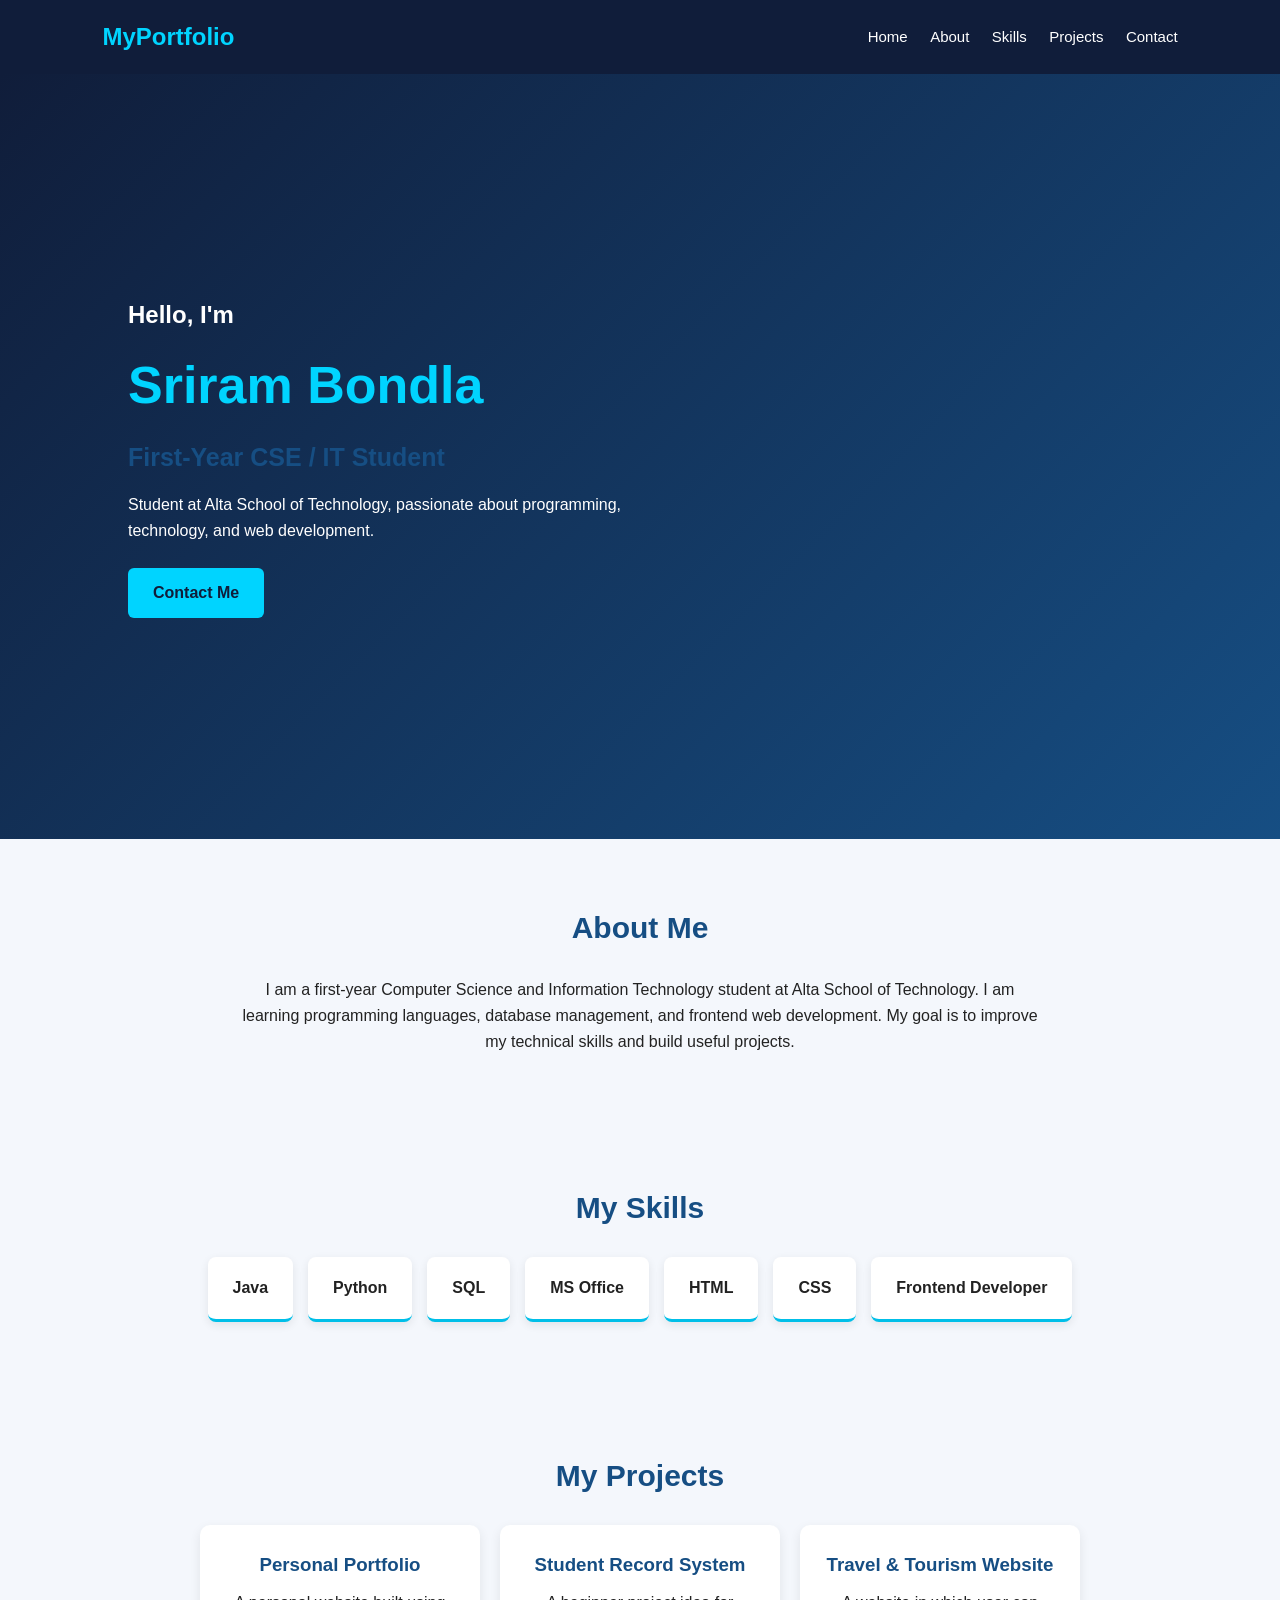
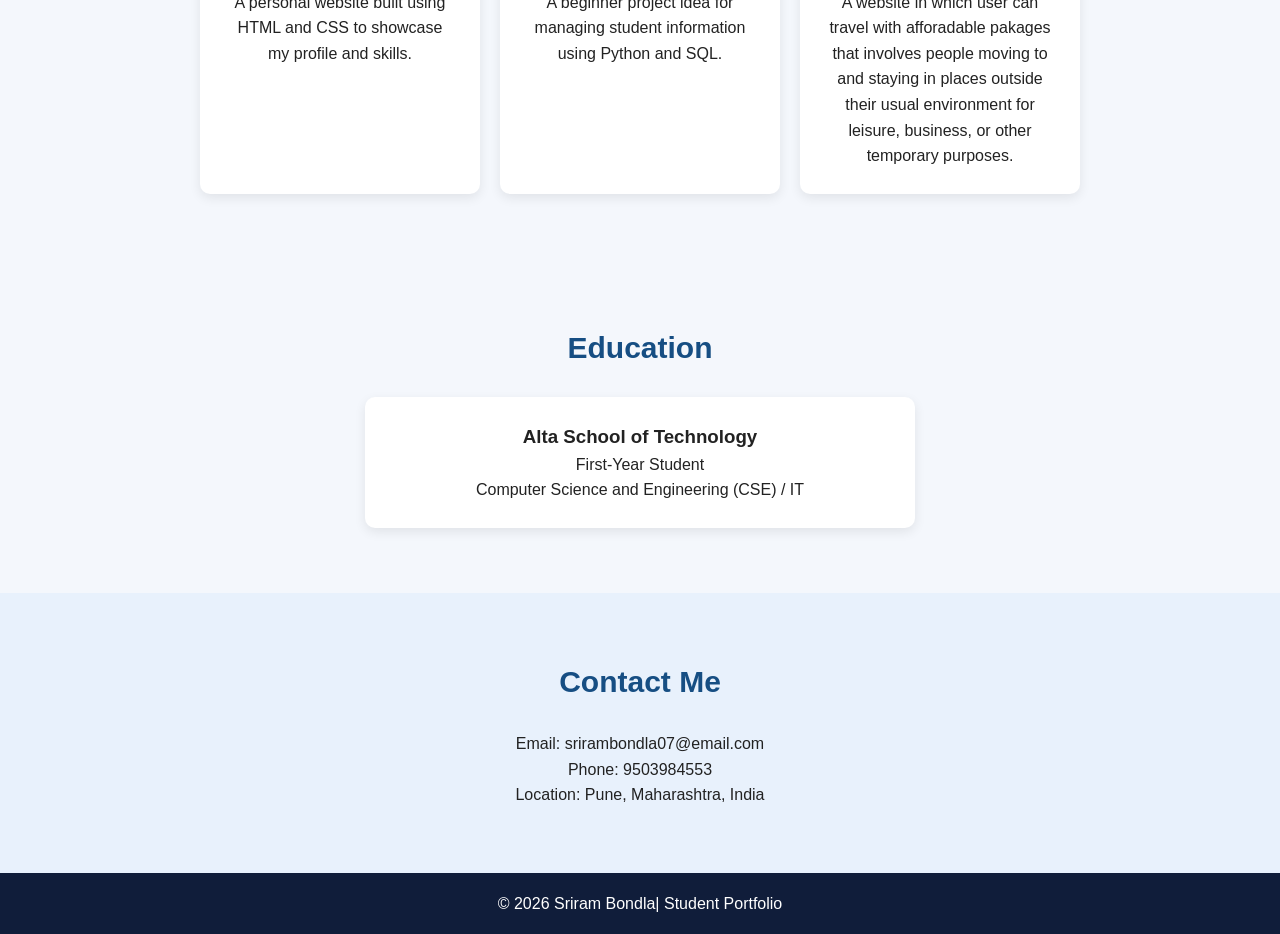
<file: index.html>
<!DOCTYPE html>
<html lang="en">
<head>
    <meta charset="UTF-8">
    <meta name="viewport" content="width=device-width, initial-scale=1.0">
    <title>My Student Portfolio</title>
    <link rel="stylesheet" href="style.css">
</head>
<body>

    <header>
        <h2 class="logo">MyPortfolio</h2>
        <nav>
            <a href="#home">Home</a>
            <a href="#about">About</a>
            <a href="#skills">Skills</a>
            <a href="#projects">Projects</a>
            <a href="#contact">Contact</a>
        </nav>
    </header>

    <section id="home" class="hero">
        <div class="hero-text">
            <h3>Hello, I'm</h3>
            <h1>Sriram Bondla</h1>
            <h2>First-Year CSE / IT Student</h2>
            <p>
                Student at Alta School of Technology, passionate
                about programming, technology, and web development.
            </p>
            <a href="#contact" class="btn">Contact Me</a>
        </div>
    </section>

    <section id="about">
        <h2>About Me</h2>
        <p>
            I am a first-year Computer Science and Information
            Technology student at Alta School of Technology.
            I am learning programming languages, database
            management, and frontend web development.
            My goal is to improve my technical skills and
            build useful projects.
        </p>
    </section>

    <section id="skills">
        <h2>My Skills</h2>

        <div class="skill-container">
            <div class="skill">Java</div>
            <div class="skill">Python</div>
            <div class="skill">SQL</div>
            <div class="skill">MS Office</div>
            <div class="skill">HTML</div>
            <div class="skill">CSS</div>
            <div class="skill">Frontend Developer</div>
        </div>
    </section>

    <section id="projects">
        <h2>My Projects</h2>

        <div class="project-container">
            <div class="project-card">
                <h3>Personal Portfolio</h3>
                <p>
                    A personal website built using HTML and CSS
                    to showcase my profile and skills.
                </p>
            </div>

            <div class="project-card">
                <h3>Student Record System</h3>
                <p>
                    A beginner project idea for managing student
                    information using Python and SQL.
                </p>
            </div>

            <div class="project-card">
                <h3>Travel & Tourism Website</h3>
                <p>
                    A website in which user can travel with afforadable pakages that involves people moving to and staying in places outside their usual environment for leisure, business, or other temporary purposes.

                </p>
            </div>
        </div>
    </section>

    <section id="education">
        <h2>Education</h2>
        <div class="education-card">
            <h3>Alta School of Technology</h3>
            <p>First-Year Student</p>
            <p>Computer Science and Engineering (CSE) / IT</p>
        </div>
    </section>

    <section id="contact">
        <h2>Contact Me</h2>
        <p>Email: srirambondla07@email.com</p>
        <p>Phone: 9503984553</p>
        <p>Location: Pune, Maharashtra, India</p>
    </section>

    <footer>
        <p>&copy; 2026 Sriram Bondla| Student Portfolio</p>
    </footer>

</body>
</html>
</file>
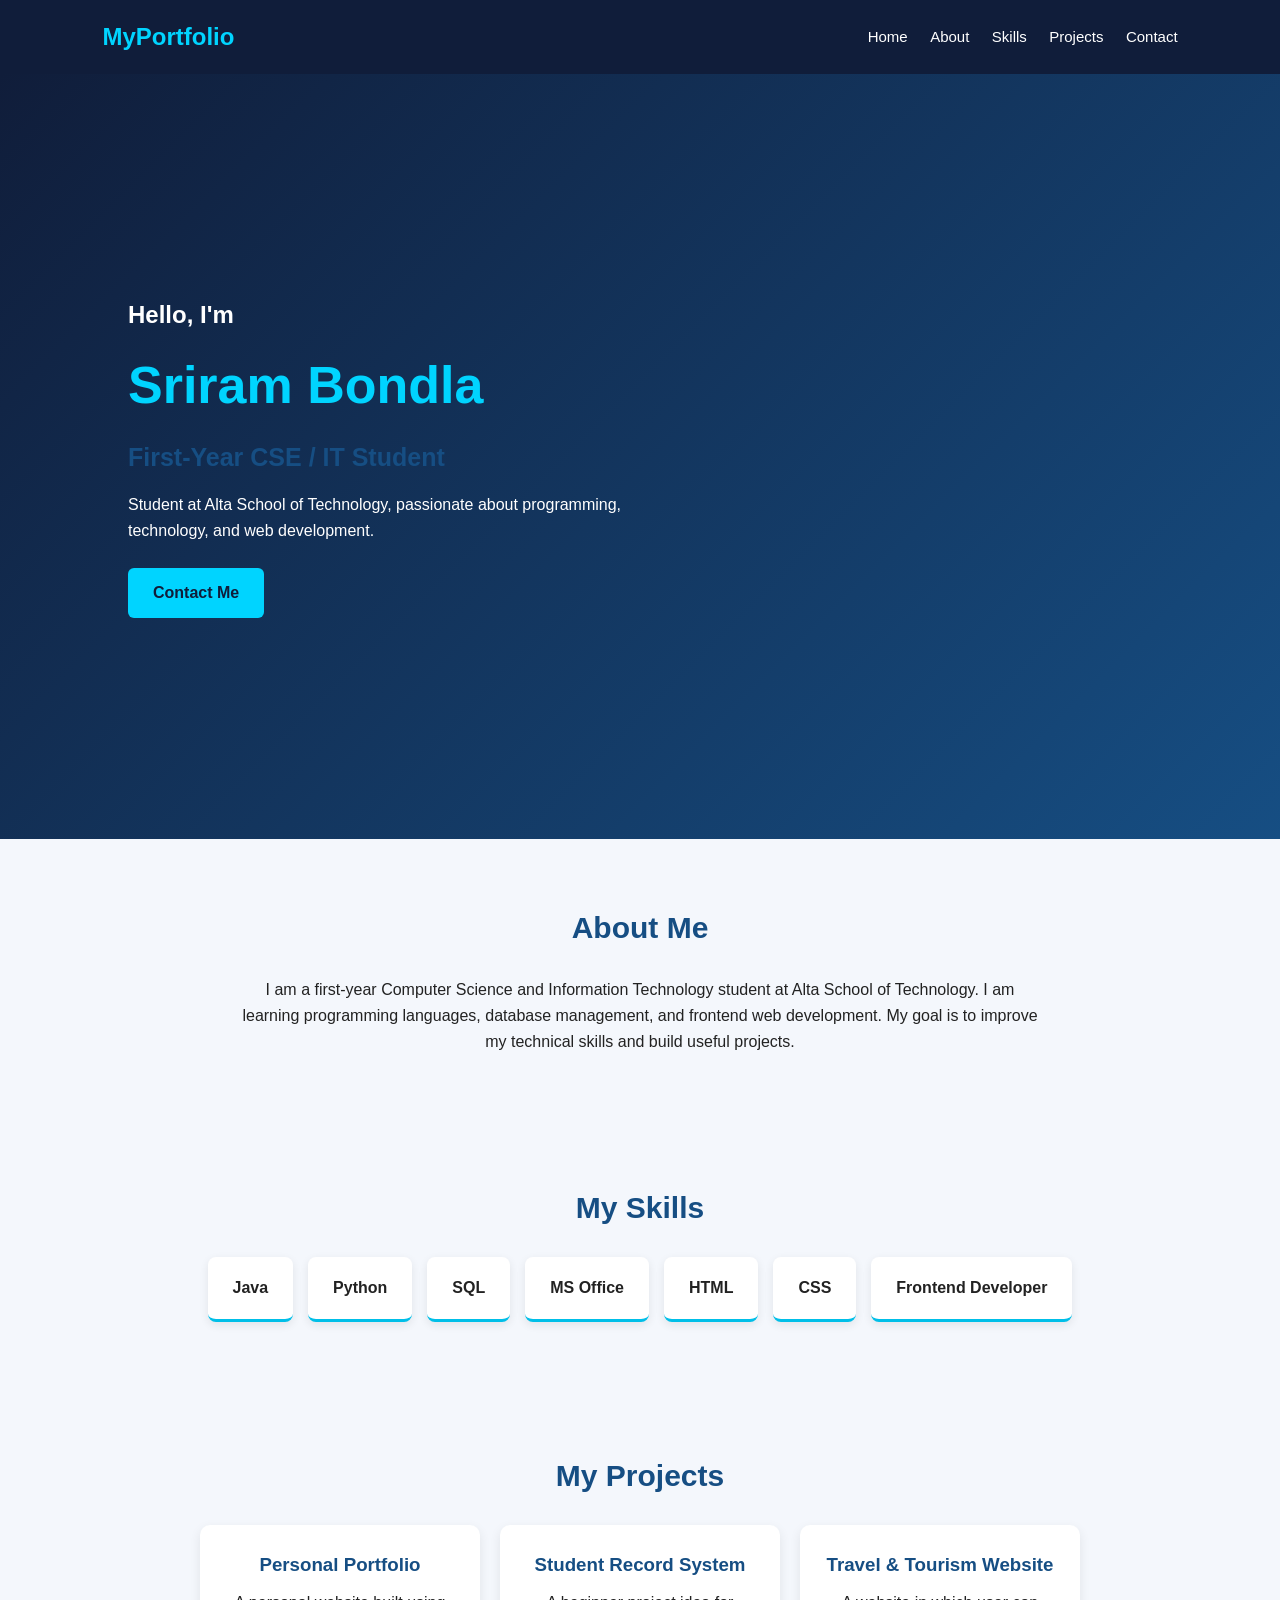
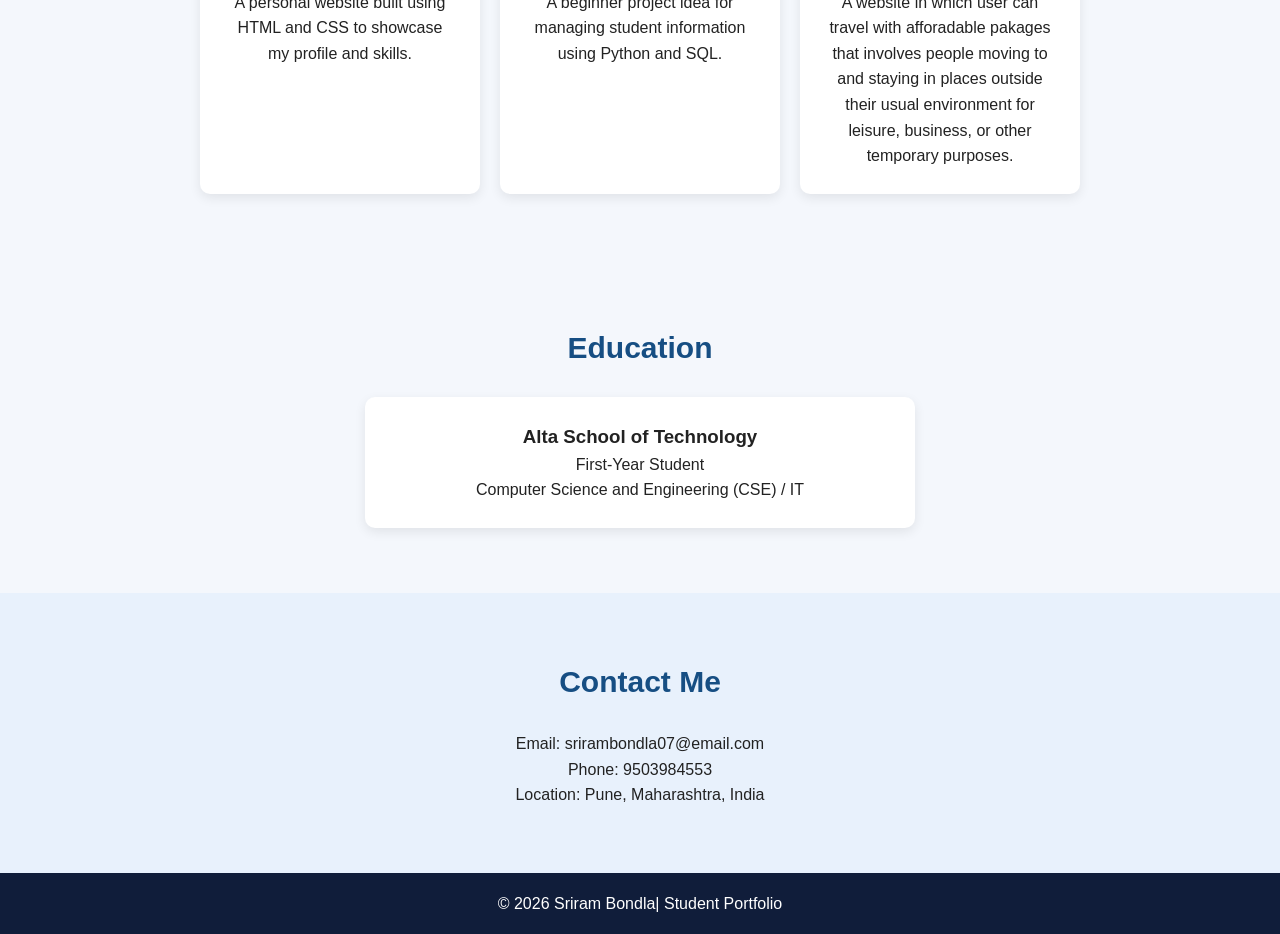
<file: portfolio.html>
<!DOCTYPE html>
<html lang="en">
<head>
    <meta charset="UTF-8">
    <meta name="viewport" content="width=device-width, initial-scale=1.0">
    <title>My Student Portfolio</title>
    <link rel="stylesheet" href="portfolio.css">
</head>
<body>

    <header>
        <h2 class="logo">MyPortfolio</h2>
        <nav>
            <a href="#home">Home</a>
            <a href="#about">About</a>
            <a href="#skills">Skills</a>
            <a href="#projects">Projects</a>
            <a href="#contact">Contact</a>
        </nav>
    </header>

    <section id="home" class="hero">
        <div class="hero-text">
            <h3>Hello, I'm</h3>
            <h1>Sriram Bondla</h1>
            <h2>First-Year CSE / IT Student</h2>
            <p>
                Student at Alta School of Technology, passionate
                about programming, technology, and web development.
            </p>
            <a href="#contact" class="btn">Contact Me</a>
        </div>
    </section>

    <section id="about">
        <h2>About Me</h2>
        <p>
            I am a first-year Computer Science and Information
            Technology student at Alta School of Technology.
            I am learning programming languages, database
            management, and frontend web development.
            My goal is to improve my technical skills and
            build useful projects.
        </p>
    </section>

    <section id="skills">
        <h2>My Skills</h2>

        <div class="skill-container">
            <div class="skill">Java</div>
            <div class="skill">Python</div>
            <div class="skill">SQL</div>
            <div class="skill">MS Office</div>
            <div class="skill">HTML</div>
            <div class="skill">CSS</div>
            <div class="skill">Frontend Developer</div>
        </div>
    </section>

    <section id="projects">
        <h2>My Projects</h2>

        <div class="project-container">
            <div class="project-card">
                <h3>Personal Portfolio</h3>
                <p>
                    A personal website built using HTML and CSS
                    to showcase my profile and skills.
                </p>
            </div>

            <div class="project-card">
                <h3>Student Record System</h3>
                <p>
                    A beginner project idea for managing student
                    information using Python and SQL.
                </p>
            </div>

            <div class="project-card">
                <h3>Travel & Tourism Website</h3>
                <p>
                    A website in which user can travel with afforadable pakages that involves people moving to and staying in places outside their usual environment for leisure, business, or other temporary purposes.

                </p>
            </div>
        </div>
    </section>

    <section id="education">
        <h2>Education</h2>
        <div class="education-card">
            <h3>Alta School of Technology</h3>
            <p>First-Year Student</p>
            <p>Computer Science and Engineering (CSE) / IT</p>
        </div>
    </section>

    <section id="contact">
        <h2>Contact Me</h2>
        <p>Email: srirambondla07@email.com</p>
        <p>Phone: 9503984553</p>
        <p>Location: Pune, Maharashtra, India</p>
    </section>

    <footer>
        <p>&copy; 2026 Sriram Bondla| Student Portfolio</p>
    </footer>

</body>
</html>
</file>
<file: style.css>
* {
    margin: 0;
    padding: 0;
    box-sizing: border-box;
    scroll-behavior: smooth;
}

body {
    font-family: Arial, sans-serif;
    background: #f4f7fc;
    color: #222;
    line-height: 1.6;
}

/* Navigation */
header {
    background: #101d3a;
    color: white;
    padding: 18px 8%;
    display: flex;
    justify-content: space-between;
    align-items: center;
    flex-wrap: wrap;
}

.logo {
    color: #00d4ff;
}

nav a {
    color: white;
    text-decoration: none;
    margin-left: 18px;
    font-size: 15px;
}

nav a:hover {
    color: #00d4ff;
}

/* Home section */
.hero {
    min-height: 85vh;
    background: linear-gradient(135deg, #101d3a, #164e83);
    color: white;
    display: flex;
    align-items: center;
    padding: 60px 10%;
}

.hero-text h3 {
    font-size: 24px;
}

.hero-text h1 {
    font-size: 52px;
    color: #00d4ff;
    margin: 10px 0;
}

.hero-text h2 {
    font-size: 25px;
    margin-bottom: 15px;
}

.hero-text p {
    max-width: 550px;
    margin-bottom: 25px;
}

.btn {
    display: inline-block;
    background: #00d4ff;
    color: #101d3a;
    padding: 12px 25px;
    text-decoration: none;
    border-radius: 6px;
    font-weight: bold;
}

.btn:hover {
    background: white;
}

/* General sections */
section:not(.hero) {
    padding: 65px 10%;
    text-align: center;
}

section h2 {
    font-size: 30px;
    color: #164e83;
    margin-bottom: 25px;
}

#about p {
    max-width: 800px;
    margin: auto;
}

/* Skills */
.skill-container {
    display: flex;
    justify-content: center;
    flex-wrap: wrap;
    gap: 15px;
}

.skill {
    background: white;
    padding: 18px 25px;
    border-radius: 8px;
    box-shadow: 0 3px 10px #00000015;
    border-bottom: 3px solid #00bfe8;
    font-weight: bold;
}

.skill:hover {
    background: #164e83;
    color: white;
    transform: translateY(-5px);
    transition: 0.3s;
}

/* Projects */
.project-container {
    display: flex;
    justify-content: center;
    flex-wrap: wrap;
    gap: 20px;
}

.project-card {
    background: white;
    padding: 25px;
    width: 280px;
    border-radius: 10px;
    box-shadow: 0 4px 12px #00000015;
    transition: 0.3s;
}

.project-card:hover {
    transform: translateY(-7px);
}

.project-card h3 {
    color: #164e83;
    margin-bottom: 10px;
}

/* Education */
.education-card {
    background: white;
    padding: 25px;
    max-width: 550px;
    margin: auto;
    border-radius: 10px;
    box-shadow: 0 4px 12px #00000015;
}

/* Contact */
#contact {
    background: #e8f1fc;
}

/* Footer */
footer {
    background: #101d3a;
    color: white;
    text-align: center;
    padding: 18px;
}

/* Mobile responsive */
@media (max-width: 600px) {
    header {
        flex-direction: column;
        gap: 15px;
    }

    nav {
        display: flex;
        flex-wrap: wrap;
        justify-content: center;
        gap: 12px;
    }

    nav a {
        margin: 0;
    }

    .hero {
        min-height: 70vh;
        padding: 45px 8%;
    }

    .hero-text h1 {
        font-size: 38px;
    }

    .hero-text h2 {
        font-size: 20px;
    }

    section:not(.hero) {
        padding: 45px 7%;
    }
}
</file>
<file: portfolio.css>
* {
    margin: 0;
    padding: 0;
    box-sizing: border-box;
    scroll-behavior: smooth;
}

body {
    font-family: Arial, sans-serif;
    background: #f4f7fc;
    color: #222;
    line-height: 1.6;
}

/* Navigation */
header {
    background: #101d3a;
    color: white;
    padding: 18px 8%;
    display: flex;
    justify-content: space-between;
    align-items: center;
    flex-wrap: wrap;
}

.logo {
    color: #00d4ff;
}

nav a {
    color: white;
    text-decoration: none;
    margin-left: 18px;
    font-size: 15px;
}

nav a:hover {
    color: #00d4ff;
}

/* Home section */
.hero {
    min-height: 85vh;
    background: linear-gradient(135deg, #101d3a, #164e83);
    color: white;
    display: flex;
    align-items: center;
    padding: 60px 10%;
}

.hero-text h3 {
    font-size: 24px;
}

.hero-text h1 {
    font-size: 52px;
    color: #00d4ff;
    margin: 10px 0;
}

.hero-text h2 {
    font-size: 25px;
    margin-bottom: 15px;
}

.hero-text p {
    max-width: 550px;
    margin-bottom: 25px;
}

.btn {
    display: inline-block;
    background: #00d4ff;
    color: #101d3a;
    padding: 12px 25px;
    text-decoration: none;
    border-radius: 6px;
    font-weight: bold;
}

.btn:hover {
    background: white;
}

/* General sections */
section:not(.hero) {
    padding: 65px 10%;
    text-align: center;
}

section h2 {
    font-size: 30px;
    color: #164e83;
    margin-bottom: 25px;
}

#about p {
    max-width: 800px;
    margin: auto;
}

/* Skills */
.skill-container {
    display: flex;
    justify-content: center;
    flex-wrap: wrap;
    gap: 15px;
}

.skill {
    background: white;
    padding: 18px 25px;
    border-radius: 8px;
    box-shadow: 0 3px 10px #00000015;
    border-bottom: 3px solid #00bfe8;
    font-weight: bold;
}

.skill:hover {
    background: #164e83;
    color: white;
    transform: translateY(-5px);
    transition: 0.3s;
}

/* Projects */
.project-container {
    display: flex;
    justify-content: center;
    flex-wrap: wrap;
    gap: 20px;
}

.project-card {
    background: white;
    padding: 25px;
    width: 280px;
    border-radius: 10px;
    box-shadow: 0 4px 12px #00000015;
    transition: 0.3s;
}

.project-card:hover {
    transform: translateY(-7px);
}

.project-card h3 {
    color: #164e83;
    margin-bottom: 10px;
}

/* Education */
.education-card {
    background: white;
    padding: 25px;
    max-width: 550px;
    margin: auto;
    border-radius: 10px;
    box-shadow: 0 4px 12px #00000015;
}

/* Contact */
#contact {
    background: #e8f1fc;
}

/* Footer */
footer {
    background: #101d3a;
    color: white;
    text-align: center;
    padding: 18px;
}

/* Mobile responsive */
@media (max-width: 600px) {
    header {
        flex-direction: column;
        gap: 15px;
    }

    nav {
        display: flex;
        flex-wrap: wrap;
        justify-content: center;
        gap: 12px;
    }

    nav a {
        margin: 0;
    }

    .hero {
        min-height: 70vh;
        padding: 45px 8%;
    }

    .hero-text h1 {
        font-size: 38px;
    }

    .hero-text h2 {
        font-size: 20px;
    }

    section:not(.hero) {
        padding: 45px 7%;
    }
}
</file>
